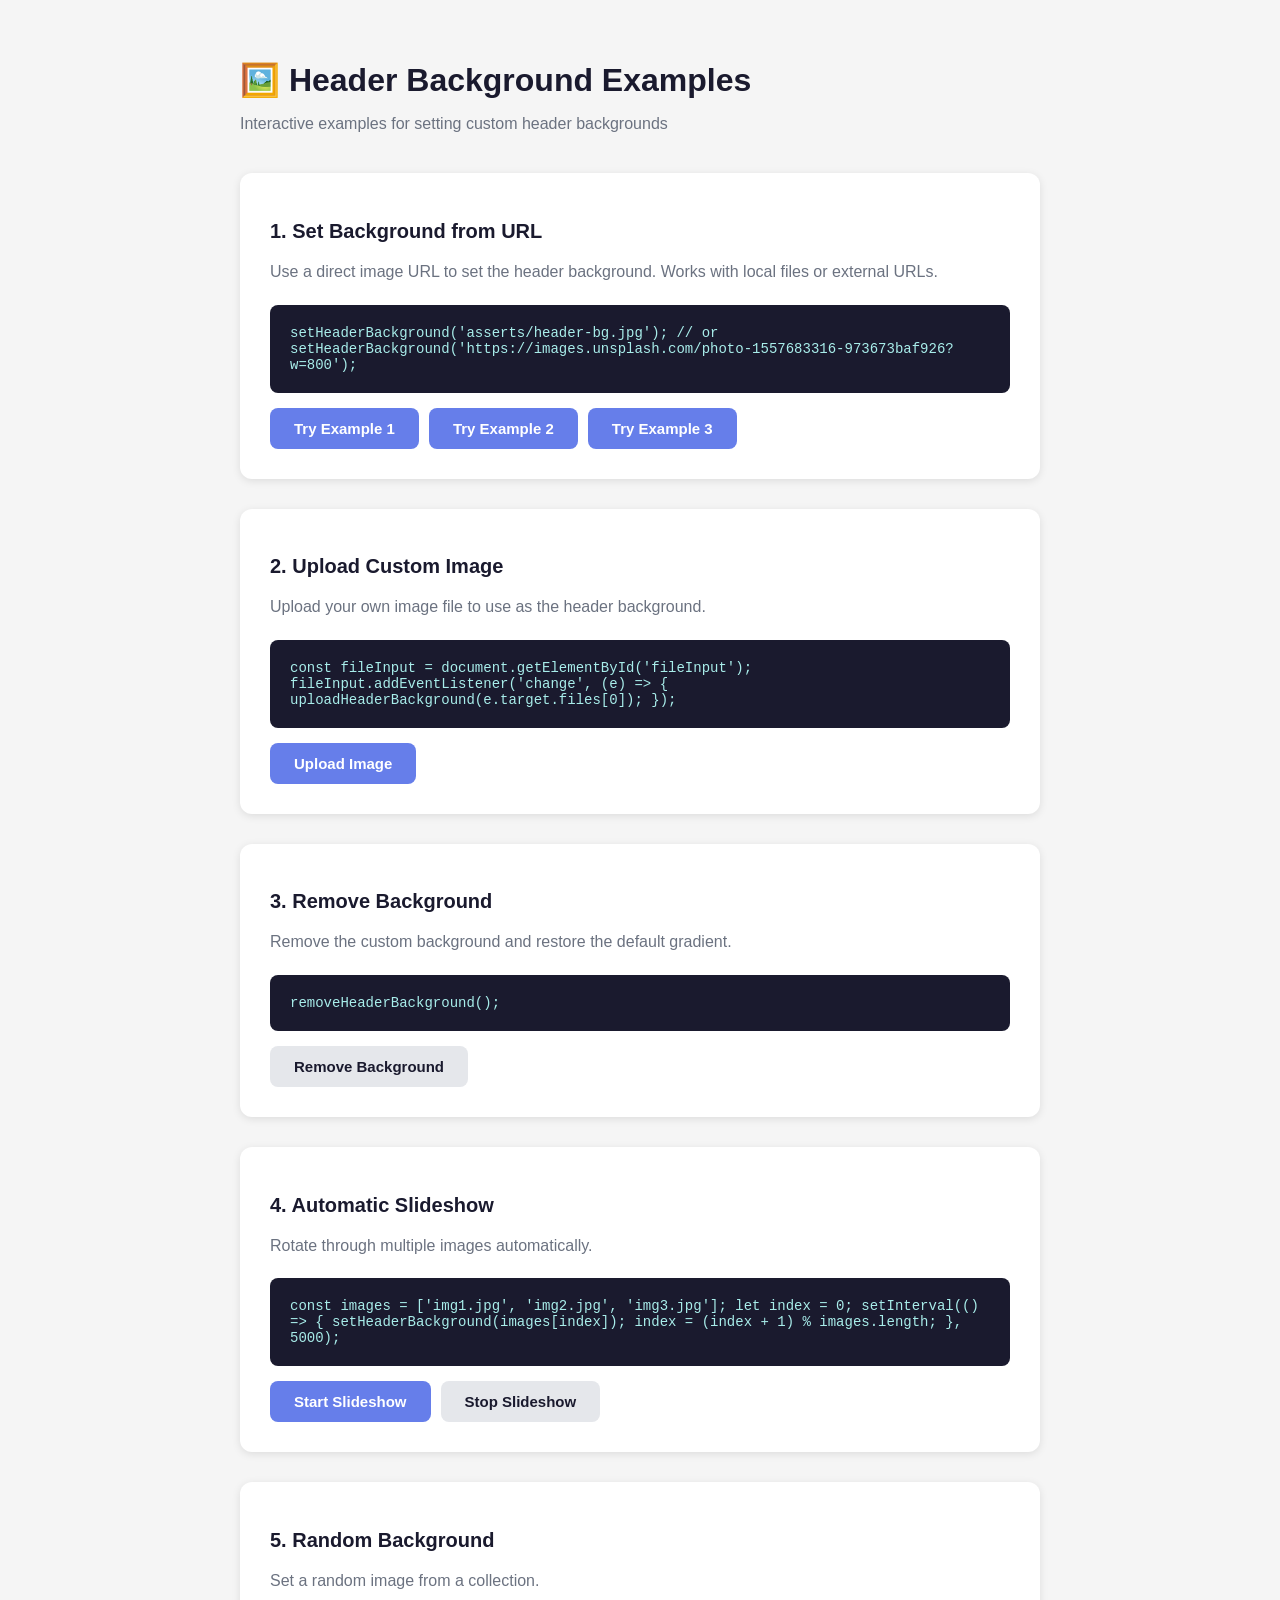
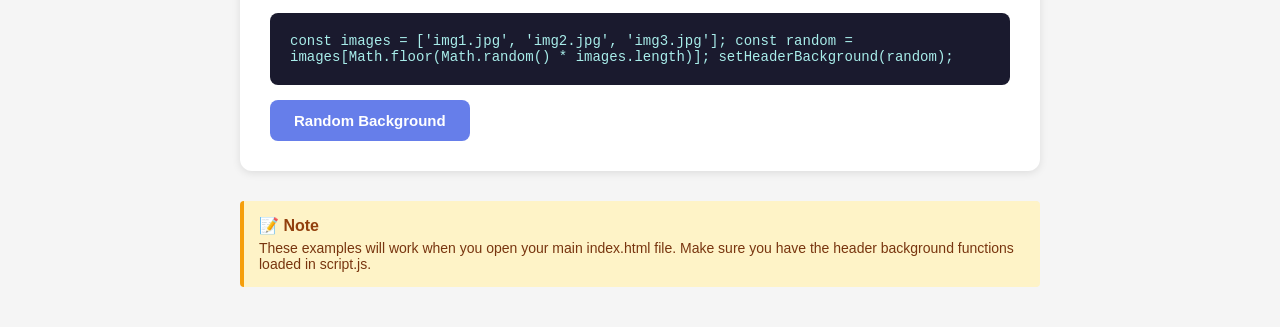
<file: HEADER_BACKGROUND_EXAMPLES.html>
<!DOCTYPE html>
<html lang="en">
<head>
    <meta charset="UTF-8">
    <meta name="viewport" content="width=device-width, initial-scale=1.0">
    <title>Header Background Examples</title>
    <style>
        body {
            font-family: 'Inter', sans-serif;
            padding: 40px;
            max-width: 800px;
            margin: 0 auto;
            background: #f5f5f5;
        }
        
        h1 {
            color: #1a1a2e;
            margin-bottom: 10px;
        }
        
        .subtitle {
            color: #6b7280;
            margin-bottom: 40px;
        }
        
        .example-section {
            background: white;
            padding: 30px;
            border-radius: 12px;
            margin-bottom: 30px;
            box-shadow: 0 2px 8px rgba(0, 0, 0, 0.1);
        }
        
        .example-title {
            font-size: 20px;
            font-weight: 700;
            color: #1a1a2e;
            margin-bottom: 15px;
        }
        
        .example-description {
            color: #6b7280;
            margin-bottom: 20px;
            line-height: 1.6;
        }
        
        .code-block {
            background: #1a1a2e;
            color: #a8edea;
            padding: 20px;
            border-radius: 8px;
            font-family: 'Courier New', monospace;
            font-size: 14px;
            overflow-x: auto;
            margin-bottom: 15px;
        }
        
        .button {
            background: #667eea;
            color: white;
            border: none;
            padding: 12px 24px;
            border-radius: 8px;
            cursor: pointer;
            font-size: 15px;
            font-weight: 600;
            transition: all 0.3s ease;
        }
        
        .button:hover {
            background: #5568d3;
            transform: translateY(-2px);
        }
        
        .button-secondary {
            background: #e5e7eb;
            color: #1a1a2e;
        }
        
        .button-secondary:hover {
            background: #d1d5db;
        }
        
        .button-group {
            display: flex;
            gap: 10px;
            flex-wrap: wrap;
        }
        
        .file-input-wrapper {
            position: relative;
            display: inline-block;
        }
        
        .file-input {
            position: absolute;
            opacity: 0;
            width: 100%;
            height: 100%;
            cursor: pointer;
        }
        
        .note {
            background: #fef3c7;
            border-left: 4px solid #f59e0b;
            padding: 15px;
            border-radius: 4px;
            margin-top: 20px;
        }
        
        .note-title {
            font-weight: 700;
            color: #92400e;
            margin-bottom: 5px;
        }
        
        .note-text {
            color: #78350f;
            font-size: 14px;
        }
    </style>
</head>
<body>
    <h1>🖼️ Header Background Examples</h1>
    <p class="subtitle">Interactive examples for setting custom header backgrounds</p>
    
    <!-- Example 1: Direct URL -->
    <div class="example-section">
        <h2 class="example-title">1. Set Background from URL</h2>
        <p class="example-description">
            Use a direct image URL to set the header background. Works with local files or external URLs.
        </p>
        
        <div class="code-block">
setHeaderBackground('asserts/header-bg.jpg');
// or
setHeaderBackground('https://images.unsplash.com/photo-1557683316-973673baf926?w=800');
        </div>
        
        <div class="button-group">
            <button class="button" onclick="setExample1()">Try Example 1</button>
            <button class="button" onclick="setExample2()">Try Example 2</button>
            <button class="button" onclick="setExample3()">Try Example 3</button>
        </div>
    </div>
    
    <!-- Example 2: File Upload -->
    <div class="example-section">
        <h2 class="example-title">2. Upload Custom Image</h2>
        <p class="example-description">
            Upload your own image file to use as the header background.
        </p>
        
        <div class="code-block">
const fileInput = document.getElementById('fileInput');
fileInput.addEventListener('change', (e) => {
    uploadHeaderBackground(e.target.files[0]);
});
        </div>
        
        <div class="button-group">
            <div class="file-input-wrapper">
                <button class="button">Upload Image</button>
                <input type="file" class="file-input" id="uploadInput" accept="image/*">
            </div>
        </div>
    </div>
    
    <!-- Example 3: Remove Background -->
    <div class="example-section">
        <h2 class="example-title">3. Remove Background</h2>
        <p class="example-description">
            Remove the custom background and restore the default gradient.
        </p>
        
        <div class="code-block">
removeHeaderBackground();
        </div>
        
        <div class="button-group">
            <button class="button button-secondary" onclick="removeBackground()">Remove Background</button>
        </div>
    </div>
    
    <!-- Example 4: Slideshow -->
    <div class="example-section">
        <h2 class="example-title">4. Automatic Slideshow</h2>
        <p class="example-description">
            Rotate through multiple images automatically.
        </p>
        
        <div class="code-block">
const images = ['img1.jpg', 'img2.jpg', 'img3.jpg'];
let index = 0;

setInterval(() => {
    setHeaderBackground(images[index]);
    index = (index + 1) % images.length;
}, 5000);
        </div>
        
        <div class="button-group">
            <button class="button" onclick="startSlideshow()">Start Slideshow</button>
            <button class="button button-secondary" onclick="stopSlideshow()">Stop Slideshow</button>
        </div>
    </div>
    
    <!-- Example 5: Random Image -->
    <div class="example-section">
        <h2 class="example-title">5. Random Background</h2>
        <p class="example-description">
            Set a random image from a collection.
        </p>
        
        <div class="code-block">
const images = ['img1.jpg', 'img2.jpg', 'img3.jpg'];
const random = images[Math.floor(Math.random() * images.length)];
setHeaderBackground(random);
        </div>
        
        <div class="button-group">
            <button class="button" onclick="setRandomBackground()">Random Background</button>
        </div>
    </div>
    
    <!-- Note -->
    <div class="note">
        <div class="note-title">📝 Note</div>
        <div class="note-text">
            These examples will work when you open your main index.html file. 
            Make sure you have the header background functions loaded in script.js.
        </div>
    </div>
    
    <script>
        // Example images (using Unsplash for demo)
        const exampleImages = [
            'https://images.unsplash.com/photo-1557683316-973673baf926?w=800&q=80',
            'https://images.unsplash.com/photo-1579546929518-9e396f3cc809?w=800&q=80',
            'https://images.unsplash.com/photo-1557682250-33bd709cbe85?w=800&q=80',
            'https://images.unsplash.com/photo-1558591710-4b4a1ae0f04d?w=800&q=80',
            'https://images.unsplash.com/photo-1557682224-5b8590cd9ec5?w=800&q=80'
        ];
        
        let slideshowInterval = null;
        
        function setExample1() {
            window.open('index.html', '_blank');
            setTimeout(() => {
                alert('Open browser console and run:\nsetHeaderBackground("' + exampleImages[0] + '")');
            }, 500);
        }
        
        function setExample2() {
            window.open('index.html', '_blank');
            setTimeout(() => {
                alert('Open browser console and run:\nsetHeaderBackground("' + exampleImages[1] + '")');
            }, 500);
        }
        
        function setExample3() {
            window.open('index.html', '_blank');
            setTimeout(() => {
                alert('Open browser console and run:\nsetHeaderBackground("' + exampleImages[2] + '")');
            }, 500);
        }
        
        function removeBackground() {
            window.open('index.html', '_blank');
            setTimeout(() => {
                alert('Open browser console and run:\nremoveHeaderBackground()');
            }, 500);
        }
        
        function startSlideshow() {
            alert('This will start a slideshow in your main page.\n\nCopy this code to your browser console:\n\nconst images = ' + JSON.stringify(exampleImages.slice(0, 3)) + ';\nlet index = 0;\nsetInterval(() => {\n    setHeaderBackground(images[index]);\n    index = (index + 1) % images.length;\n}, 5000);');
        }
        
        function stopSlideshow() {
            alert('To stop the slideshow, refresh the page.');
        }
        
        function setRandomBackground() {
            const randomImage = exampleImages[Math.floor(Math.random() * exampleImages.length)];
            window.open('index.html', '_blank');
            setTimeout(() => {
                alert('Open browser console and run:\nsetHeaderBackground("' + randomImage + '")');
            }, 500);
        }
        
        // File upload handler
        document.getElementById('uploadInput').addEventListener('change', (e) => {
            const file = e.target.files[0];
            if (file) {
                alert('File selected: ' + file.name + '\n\nTo use this in your main page:\n1. Open index.html\n2. Open browser console\n3. Use the file input there with uploadHeaderBackground()');
            }
        });
    </script>
</body>
</html>
</file>
